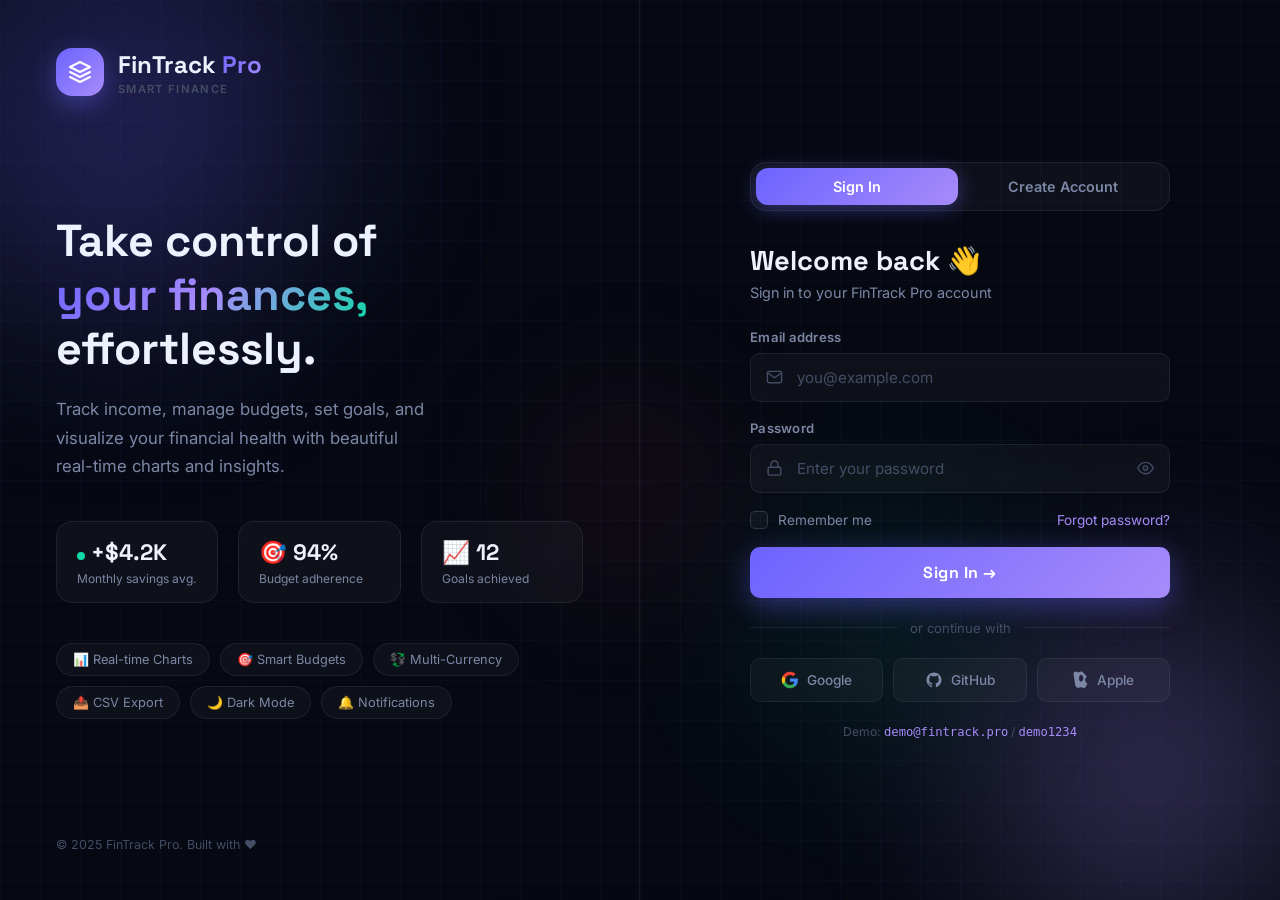
<file: login.html>
<!DOCTYPE html>
<html lang="en" data-theme="dark">
<head>
  <meta charset="UTF-8" />
  <meta name="viewport" content="width=device-width, initial-scale=1.0" />
  <title>FinTrack Pro – Sign In</title>
  <meta name="description" content="Sign in to FinTrack Pro – Your smart personal finance tracker with real-time charts, budgets, and goals." />

  <!-- Google Fonts -->
  <link rel="preconnect" href="https://fonts.googleapis.com" />
  <link rel="preconnect" href="https://fonts.gstatic.com" crossorigin />
  <link href="https://fonts.googleapis.com/css2?family=Inter:wght@300;400;500;600;700;800;900&family=Space+Grotesk:wght@400;500;600;700;800&family=JetBrains+Mono:wght@400;500;600&display=swap" rel="stylesheet" />

  <style>
    *, *::before, *::after { box-sizing: border-box; margin: 0; padding: 0; }

    :root {
      --bg-base:        #060912;
      --bg-surface:     #0c1020;
      --bg-card:        rgba(255,255,255,0.035);
      --bg-card-hover:  rgba(255,255,255,0.065);
      --border:         rgba(255,255,255,0.07);
      --border-hover:   rgba(255,255,255,0.14);
      --text-primary:   #eef2ff;
      --text-secondary: #7c87a6;
      --text-muted:     #444d66;
      --accent:         #6c63ff;
      --accent-rgb:     108,99,255;
      --accent-soft:    rgba(108,99,255,0.15);
      --accent-glow:    rgba(108,99,255,0.4);
      --accent-2:       #a78bfa;
      --income:         #10d9a8;
      --expense:        #f0415a;
      --savings:        #f59e0b;
      --radius-sm: 10px;
      --radius-md: 16px;
      --radius-lg: 22px;
      --shadow-glow: 0 0 60px rgba(108,99,255,0.12);
      --transition: 0.2s cubic-bezier(0.4,0,0.2,1);
      --transition-slow: 0.4s cubic-bezier(0.4,0,0.2,1);
      --transition-spring: 0.5s cubic-bezier(0.34,1.56,0.64,1);
    }

    html, body { height: 100%; font-family: 'Inter', sans-serif; background: var(--bg-base); color: var(--text-primary); overflow: hidden; }

    /* BG */
    .bg-orbs { position: fixed; inset: 0; pointer-events: none; z-index: 0; overflow: hidden; }
    .orb { position: absolute; border-radius: 50%; filter: blur(80px); opacity: 0.35; animation: orbFloat 20s ease-in-out infinite alternate; }
    .orb-1 { width: 600px; height: 600px; top: -180px; left: -180px; background: radial-gradient(circle, #6c63ff 0%, transparent 70%); animation-duration: 22s; }
    .orb-2 { width: 500px; height: 500px; bottom: -120px; right: -120px; background: radial-gradient(circle, #a78bfa 0%, transparent 70%); animation-duration: 18s; animation-delay: -5s; }
    .orb-3 { width: 350px; height: 350px; top: 50%; left: 55%; background: radial-gradient(circle, #10d9a8 0%, transparent 70%); opacity: 0.15; animation-duration: 25s; animation-delay: -12s; }
    .orb-4 { width: 280px; height: 280px; bottom: 30%; right: 40%; background: radial-gradient(circle, #f0415a 0%, transparent 70%); opacity: 0.12; animation-duration: 20s; animation-delay: -8s; }
    @keyframes orbFloat { 0% { transform: translate(0,0) scale(1); } 50% { transform: translate(30px,-40px) scale(1.08); } 100% { transform: translate(-20px,20px) scale(0.95); } }
    .bg-grid { position: fixed; inset: 0; pointer-events: none; z-index: 0; background-image: linear-gradient(rgba(108,99,255,0.04) 1px, transparent 1px), linear-gradient(90deg, rgba(108,99,255,0.04) 1px, transparent 1px); background-size: 40px 40px; }

    /* LAYOUT */
    .auth-wrapper { position: relative; z-index: 1; display: grid; grid-template-columns: 1fr 1fr; height: 100vh; }

    /* LEFT HERO */
    .auth-hero { display: flex; flex-direction: column; justify-content: space-between; padding: 48px 56px; border-right: 1px solid var(--border); position: relative; overflow: hidden; }
    .hero-brand { display: flex; align-items: center; gap: 14px; }
    .hero-brand-icon { width: 48px; height: 48px; background: linear-gradient(135deg, var(--accent), var(--accent-2)); border-radius: var(--radius-md); display: flex; align-items: center; justify-content: center; box-shadow: 0 8px 24px var(--accent-glow); flex-shrink: 0; }
    .hero-brand-name { font-family: 'Space Grotesk', sans-serif; font-size: 1.5rem; font-weight: 700; }
    .hero-brand-pro { background: linear-gradient(135deg, var(--accent), var(--accent-2)); -webkit-background-clip: text; -webkit-text-fill-color: transparent; background-clip: text; }
    .hero-brand-tag { font-size: 0.7rem; font-weight: 600; letter-spacing: 0.12em; text-transform: uppercase; color: var(--text-muted); margin-top: 2px; }
    .hero-center { flex: 1; display: flex; flex-direction: column; justify-content: center; }
    .hero-headline { font-family: 'Space Grotesk', sans-serif; font-size: clamp(2rem,3.5vw,3rem); font-weight: 800; line-height: 1.2; margin-bottom: 20px; }
    .hero-headline .hl-gradient { background: linear-gradient(135deg, var(--accent) 0%, var(--accent-2) 50%, var(--income) 100%); -webkit-background-clip: text; -webkit-text-fill-color: transparent; background-clip: text; }
    .hero-sub { font-size: 1.05rem; color: var(--text-secondary); line-height: 1.7; max-width: 380px; margin-bottom: 40px; }
    .hero-stats { display: flex; gap: 20px; margin-bottom: 40px; }
    .hs-card { background: var(--bg-card); border: 1px solid var(--border); border-radius: var(--radius-md); padding: 16px 20px; backdrop-filter: blur(12px); flex: 1; transition: var(--transition); }
    .hs-card:hover { background: var(--bg-card-hover); border-color: var(--border-hover); transform: translateY(-2px); }
    .hs-val { font-family: 'Space Grotesk', sans-serif; font-size: 1.4rem; font-weight: 700; }
    .hs-label { font-size: 0.75rem; color: var(--text-secondary); margin-top: 4px; }
    .hs-dot { display: inline-block; width: 8px; height: 8px; border-radius: 50%; margin-right: 6px; }
    .hero-features { display: flex; flex-wrap: wrap; gap: 10px; }
    .feat-pill { background: var(--bg-card); border: 1px solid var(--border); border-radius: 999px; padding: 8px 16px; font-size: 0.8rem; color: var(--text-secondary); display: flex; align-items: center; gap: 8px; backdrop-filter: blur(8px); transition: var(--transition); }
    .feat-pill:hover { background: var(--accent-soft); border-color: var(--accent); color: var(--accent-2); }

    /* RIGHT PANEL */
    .auth-panel { display: flex; flex-direction: column; align-items: center; justify-content: center; padding: 48px 56px; overflow-y: auto; }
    .auth-card { width: 100%; max-width: 420px; animation: slideUp 0.6s cubic-bezier(0.34,1.56,0.64,1) both; }
    @keyframes slideUp { from { opacity: 0; transform: translateY(30px); } to { opacity: 1; transform: translateY(0); } }

    /* TABS */
    .auth-tabs { display: flex; gap: 4px; background: var(--bg-card); border: 1px solid var(--border); border-radius: var(--radius-md); padding: 5px; margin-bottom: 32px; }
    .auth-tab { flex: 1; padding: 10px 0; background: none; border: none; cursor: pointer; font-family: 'Inter', sans-serif; font-size: 0.9rem; font-weight: 600; color: var(--text-secondary); border-radius: calc(var(--radius-md) - 4px); transition: var(--transition); }
    .auth-tab.active { background: linear-gradient(135deg, var(--accent), var(--accent-2)); color: #fff; box-shadow: 0 4px 20px var(--accent-glow); }
    .auth-tab:not(.active):hover { color: var(--text-primary); }

    /* FORM */
    .auth-title { font-family: 'Space Grotesk', sans-serif; font-size: 1.7rem; font-weight: 700; margin-bottom: 6px; }
    .auth-sub { font-size: 0.9rem; color: var(--text-secondary); margin-bottom: 28px; }
    .auth-form { display: flex; flex-direction: column; gap: 18px; }
    .form-group { display: flex; flex-direction: column; gap: 8px; }
    .form-label { font-size: 0.82rem; font-weight: 600; color: var(--text-secondary); letter-spacing: 0.02em; }
    .form-input-wrap { position: relative; }
    .form-input-icon { position: absolute; left: 16px; top: 50%; transform: translateY(-50%); color: var(--text-muted); pointer-events: none; transition: var(--transition); z-index: 1; }
    .form-input { width: 100%; padding: 14px 46px 14px 46px; background: var(--bg-card); border: 1.5px solid var(--border); border-radius: var(--radius-sm); color: var(--text-primary); font-family: 'Inter', sans-serif; font-size: 0.95rem; outline: none; transition: var(--transition); backdrop-filter: blur(8px); }
    .form-input::placeholder { color: var(--text-muted); }
    .form-input:focus { border-color: var(--accent); background: rgba(108,99,255,0.06); box-shadow: 0 0 0 3px var(--accent-soft); }
    .form-input-wrap:focus-within .form-input-icon { color: var(--accent); }
    .password-toggle { position: absolute; right: 16px; top: 50%; transform: translateY(-50%); background: none; border: none; cursor: pointer; color: var(--text-muted); padding: 0; line-height: 0; transition: var(--transition); }
    .password-toggle:hover { color: var(--text-secondary); }

    /* Strength */
    .strength-bar-wrap { display: flex; gap: 4px; margin-top: 6px; }
    .strength-seg { flex: 1; height: 3px; border-radius: 99px; background: var(--border); transition: var(--transition-slow); }
    .strength-seg.s1 { background: var(--expense); }
    .strength-seg.s2 { background: var(--savings); }
    .strength-seg.s3 { background: var(--income); }
    .strength-label { font-size: 0.75rem; color: var(--text-muted); margin-top: 4px; }
    #signupStrengthWrap { display: none; }

    /* Options row */
    .form-options { display: flex; align-items: center; justify-content: space-between; }
    .custom-check { display: flex; align-items: center; gap: 10px; cursor: pointer; }
    .custom-check input { display: none; }
    .custom-check-box { width: 18px; height: 18px; flex-shrink: 0; border: 1.5px solid var(--border-hover); border-radius: 5px; background: var(--bg-card); display: flex; align-items: center; justify-content: center; transition: var(--transition); }
    .custom-check input:checked ~ .custom-check-box { background: var(--accent); border-color: var(--accent); }
    .custom-check-box svg { display: none; }
    .custom-check input:checked ~ .custom-check-box svg { display: block; }
    .check-label { font-size: 0.85rem; color: var(--text-secondary); user-select: none; }
    .forgot-link { font-size: 0.85rem; color: var(--accent-2); text-decoration: none; background: none; border: none; cursor: pointer; font-family: 'Inter', sans-serif; transition: var(--transition); }
    .forgot-link:hover { color: var(--accent); text-decoration: underline; }

    /* Submit button */
    .btn-auth { width: 100%; padding: 15px 24px; background: linear-gradient(135deg, var(--accent) 0%, var(--accent-2) 100%); border: none; border-radius: var(--radius-sm); color: #fff; font-family: 'Space Grotesk', sans-serif; font-size: 1rem; font-weight: 700; cursor: pointer; transition: var(--transition-spring); position: relative; overflow: hidden; box-shadow: 0 8px 30px var(--accent-glow); letter-spacing: 0.03em; }
    .btn-auth::before { content: ''; position: absolute; inset: 0; background: linear-gradient(135deg, var(--accent-2) 0%, var(--accent) 100%); opacity: 0; transition: var(--transition); }
    .btn-auth:hover { transform: translateY(-2px); box-shadow: 0 14px 40px var(--accent-glow); }
    .btn-auth:hover::before { opacity: 1; }
    .btn-auth:active { transform: translateY(0); }
    .btn-auth span { position: relative; z-index: 1; }
    .btn-auth .spinner { display: none; width: 18px; height: 18px; border: 2.5px solid rgba(255,255,255,0.3); border-top-color: #fff; border-radius: 50%; margin: 0 auto; animation: spin 0.7s linear infinite; }
    .btn-auth.loading .btn-text { display: none; }
    .btn-auth.loading .spinner { display: block; }
    @keyframes spin { to { transform: rotate(360deg); } }

    /* Divider */
    .auth-divider { display: flex; align-items: center; gap: 12px; color: var(--text-muted); font-size: 0.82rem; margin: 4px 0; }
    .auth-divider::before, .auth-divider::after { content: ''; flex: 1; height: 1px; background: var(--border); }

    /* Social */
    .social-btns { display: flex; gap: 10px; }
    .btn-social { flex: 1; padding: 12px; background: var(--bg-card); border: 1.5px solid var(--border); border-radius: var(--radius-sm); color: var(--text-secondary); font-family: 'Inter', sans-serif; font-size: 0.85rem; font-weight: 500; cursor: pointer; display: flex; align-items: center; justify-content: center; gap: 8px; transition: var(--transition); backdrop-filter: blur(8px); }
    .btn-social:hover { background: var(--bg-card-hover); border-color: var(--border-hover); color: var(--text-primary); transform: translateY(-1px); }

    /* Error */
    .form-error { background: rgba(240,65,90,0.1); border: 1px solid rgba(240,65,90,0.3); border-radius: var(--radius-sm); padding: 12px 16px; font-size: 0.85rem; color: var(--expense); display: none; align-items: center; gap: 8px; }
    .form-error.show { display: flex; }

    /* Toast */
    .success-toast { position: fixed; bottom: 28px; left: 50%; transform: translateX(-50%) translateY(100px); background: rgba(16,217,168,0.12); border: 1px solid rgba(16,217,168,0.4); border-radius: var(--radius-md); padding: 14px 24px; color: var(--income); font-size: 0.92rem; font-weight: 600; display: flex; align-items: center; gap: 10px; backdrop-filter: blur(16px); z-index: 9999; transition: transform 0.5s cubic-bezier(0.34,1.56,0.64,1); box-shadow: 0 8px 40px rgba(0,0,0,0.4); white-space: nowrap; }
    .success-toast.show { transform: translateX(-50%) translateY(0); }

    /* Name row */
    .name-row { display: grid; grid-template-columns: 1fr 1fr; gap: 14px; }

    /* Form panels */
    .auth-form-panel { display: none; }
    .auth-form-panel.active { display: flex; flex-direction: column; gap: 0; }

    /* Floating nums */
    .floating-numbers { position: absolute; inset: 0; pointer-events: none; overflow: hidden; }
    .float-num { position: absolute; font-family: 'JetBrains Mono', monospace; font-size: 0.75rem; font-weight: 500; color: var(--accent); opacity: 0; animation: floatUp 8s ease-in-out infinite; }
    @keyframes floatUp { 0% { opacity: 0; transform: translateY(30px); } 20% { opacity: 0.35; } 80% { opacity: 0.35; } 100% { opacity: 0; transform: translateY(-80px); } }

    /* Responsive */
    @media (max-width: 900px) {
      .auth-wrapper { grid-template-columns: 1fr; overflow-y: auto; }
      html, body { overflow: auto; }
      .auth-hero { padding: 36px 32px 28px; border-right: none; border-bottom: 1px solid var(--border); }
      .hero-center { display: none; }
      .auth-panel { padding: 36px 32px; }
    }
    @media (max-width: 480px) {
      .auth-hero { padding: 24px 20px; }
      .auth-panel { padding: 28px 20px; }
      .name-row { grid-template-columns: 1fr; }
      .social-btns { flex-direction: column; }
    }
  </style>
</head>
<body>

  <div class="bg-orbs" aria-hidden="true">
    <div class="orb orb-1"></div><div class="orb orb-2"></div>
    <div class="orb orb-3"></div><div class="orb orb-4"></div>
  </div>
  <div class="bg-grid" aria-hidden="true"></div>

  <div class="success-toast" id="successToast" role="status" aria-live="polite">
    <svg width="18" height="18" viewBox="0 0 24 24" fill="none"><path d="M22 11.08V12a10 10 0 11-5.93-9.14" stroke="currentColor" stroke-width="2.5" stroke-linecap="round"/><polyline points="22 4 12 14.01 9 11.01" stroke="currentColor" stroke-width="2.5" stroke-linecap="round" stroke-linejoin="round"/></svg>
    <span id="toastMsg">Welcome to FinTrack Pro!</span>
  </div>

  <div class="auth-wrapper">

    <!-- LEFT HERO -->
    <div class="auth-hero">
      <div class="floating-numbers" id="floatingNumbers" aria-hidden="true"></div>

      <div class="hero-brand">
        <div class="hero-brand-icon">
          <svg width="24" height="24" viewBox="0 0 24 24" fill="none"><path d="M12 2L2 7l10 5 10-5-10-5zM2 17l10 5 10-5M2 12l10 5 10-5" stroke="white" stroke-width="2" stroke-linecap="round" stroke-linejoin="round"/></svg>
        </div>
        <div>
          <div class="hero-brand-name">FinTrack <span class="hero-brand-pro">Pro</span></div>
          <div class="hero-brand-tag">Smart Finance</div>
        </div>
      </div>

      <div class="hero-center">
        <h1 class="hero-headline">Take control of<br><span class="hl-gradient">your finances,</span><br>effortlessly.</h1>
        <p class="hero-sub">Track income, manage budgets, set goals, and visualize your financial health with beautiful real-time charts and insights.</p>
        <div class="hero-stats">
          <div class="hs-card">
            <div class="hs-val"><span class="hs-dot" style="background:var(--income)"></span>+$4.2K</div>
            <div class="hs-label">Monthly savings avg.</div>
          </div>
          <div class="hs-card">
            <div class="hs-val">🎯 94%</div>
            <div class="hs-label">Budget adherence</div>
          </div>
          <div class="hs-card">
            <div class="hs-val">📈 12</div>
            <div class="hs-label">Goals achieved</div>
          </div>
        </div>
        <div class="hero-features">
          <div class="feat-pill">📊 Real-time Charts</div>
          <div class="feat-pill">🎯 Smart Budgets</div>
          <div class="feat-pill">💱 Multi-Currency</div>
          <div class="feat-pill">📤 CSV Export</div>
          <div class="feat-pill">🌙 Dark Mode</div>
          <div class="feat-pill">🔔 Notifications</div>
        </div>
      </div>

      <div style="font-size:0.78rem;color:var(--text-muted);">© 2025 FinTrack Pro. Built with ❤️</div>
    </div>

    <!-- RIGHT AUTH PANEL -->
    <div class="auth-panel">
      <div class="auth-card">

        <div class="auth-tabs" role="tablist">
          <button class="auth-tab active" id="tabLogin" role="tab" aria-selected="true" onclick="switchTab('login')">Sign In</button>
          <button class="auth-tab" id="tabSignup" role="tab" aria-selected="false" onclick="switchTab('signup')">Create Account</button>
        </div>

        <!-- LOGIN -->
        <div class="auth-form-panel active" id="panelLogin">
          <h2 class="auth-title">Welcome back 👋</h2>
          <p class="auth-sub">Sign in to your FinTrack Pro account</p>
          <form class="auth-form" id="loginForm" novalidate onsubmit="handleLogin(event)">
            <div class="form-error" id="loginError">
              <svg width="16" height="16" viewBox="0 0 24 24" fill="none"><circle cx="12" cy="12" r="10" stroke="currentColor" stroke-width="2"/><line x1="12" y1="8" x2="12" y2="12" stroke="currentColor" stroke-width="2" stroke-linecap="round"/><line x1="12" y1="16" x2="12.01" y2="16" stroke="currentColor" stroke-width="2" stroke-linecap="round"/></svg>
              <span id="loginErrorMsg">Invalid email or password.</span>
            </div>
            <div class="form-group">
              <label class="form-label" for="loginEmail">Email address</label>
              <div class="form-input-wrap">
                <svg class="form-input-icon" width="17" height="17" viewBox="0 0 24 24" fill="none"><path d="M4 4h16c1.1 0 2 .9 2 2v12c0 1.1-.9 2-2 2H4c-1.1 0-2-.9-2-2V6c0-1.1.9-2 2-2z" stroke="currentColor" stroke-width="2"/><polyline points="22,6 12,13 2,6" stroke="currentColor" stroke-width="2"/></svg>
                <input type="email" id="loginEmail" class="form-input" placeholder="you@example.com" autocomplete="email" required />
              </div>
            </div>
            <div class="form-group">
              <label class="form-label" for="loginPassword">Password</label>
              <div class="form-input-wrap">
                <svg class="form-input-icon" width="17" height="17" viewBox="0 0 24 24" fill="none"><rect x="3" y="11" width="18" height="11" rx="2" ry="2" stroke="currentColor" stroke-width="2"/><path d="M7 11V7a5 5 0 0110 0v4" stroke="currentColor" stroke-width="2"/></svg>
                <input type="password" id="loginPassword" class="form-input" placeholder="Enter your password" autocomplete="current-password" required />
                <button type="button" class="password-toggle" onclick="togglePwd('loginPassword',this)" aria-label="Toggle password">
                  <svg width="17" height="17" viewBox="0 0 24 24" fill="none"><path d="M1 12s4-8 11-8 11 8 11 8-4 8-11 8-11-8-11-8z" stroke="currentColor" stroke-width="2"/><circle cx="12" cy="12" r="3" stroke="currentColor" stroke-width="2"/></svg>
                </button>
              </div>
            </div>
            <div class="form-options">
              <label class="custom-check" for="rememberMeChk">
                <input type="checkbox" id="rememberMeChk" />
                <div class="custom-check-box"><svg width="11" height="11" viewBox="0 0 12 12" fill="none"><polyline points="2,6 5,9 10,3" stroke="white" stroke-width="2" stroke-linecap="round" stroke-linejoin="round"/></svg></div>
                <span class="check-label">Remember me</span>
              </label>
              <button type="button" class="forgot-link" onclick="showForgot()">Forgot password?</button>
            </div>
            <button type="submit" class="btn-auth" id="loginBtn">
              <span class="btn-text">Sign In →</span>
              <div class="spinner"></div>
            </button>
            <div class="auth-divider">or continue with</div>
            <div class="social-btns">
              <button type="button" class="btn-social" onclick="handleSocialLogin('Google')">
                <svg width="18" height="18" viewBox="0 0 24 24"><path d="M22.56 12.25c0-.78-.07-1.53-.2-2.25H12v4.26h5.92c-.26 1.37-1.04 2.53-2.21 3.31v2.77h3.57c2.08-1.92 3.28-4.74 3.28-8.09z" fill="#4285F4"/><path d="M12 23c2.97 0 5.46-.98 7.28-2.66l-3.57-2.77c-.98.66-2.23 1.06-3.71 1.06-2.86 0-5.29-1.93-6.16-4.53H2.18v2.84C3.99 20.53 7.7 23 12 23z" fill="#34A853"/><path d="M5.84 14.09c-.22-.66-.35-1.36-.35-2.09s.13-1.43.35-2.09V7.07H2.18C1.43 8.55 1 10.22 1 12s.43 3.45 1.18 4.93l2.85-2.22.81-.62z" fill="#FBBC05"/><path d="M12 5.38c1.62 0 3.06.56 4.21 1.64l3.15-3.15C17.45 2.09 14.97 1 12 1 7.7 1 3.99 3.47 2.18 7.07l3.66 2.84c.87-2.6 3.3-4.53 6.16-4.53z" fill="#EA4335"/></svg>
                Google
              </button>
              <button type="button" class="btn-social" onclick="handleSocialLogin('GitHub')">
                <svg width="18" height="18" viewBox="0 0 24 24" fill="currentColor"><path d="M12 2C6.477 2 2 6.484 2 12.017c0 4.425 2.865 8.18 6.839 9.504.5.092.682-.217.682-.483 0-.237-.008-.868-.013-1.703-2.782.605-3.369-1.343-3.369-1.343-.454-1.158-1.11-1.466-1.11-1.466-.908-.62.069-.608.069-.608 1.003.07 1.531 1.032 1.531 1.032.892 1.53 2.341 1.088 2.91.832.092-.647.35-1.088.636-1.338-2.22-.253-4.555-1.113-4.555-4.951 0-1.093.39-1.988 1.029-2.688-.103-.253-.446-1.272.098-2.65 0 0 .84-.27 2.75 1.026A9.564 9.564 0 0112 6.844c.85.004 1.705.115 2.504.337 1.909-1.296 2.747-1.027 2.747-1.027.546 1.379.202 2.398.1 2.651.64.7 1.028 1.595 1.028 2.688 0 3.848-2.339 4.695-4.566 4.943.359.309.678.92.678 1.855 0 1.338-.012 2.419-.012 2.747 0 .268.18.58.688.482A10.019 10.019 0 0022 12.017C22 6.484 17.522 2 12 2z"/></svg>
                GitHub
              </button>
              <button type="button" class="btn-social" onclick="handleSocialLogin('Apple')">
                <svg width="17" height="17" viewBox="0 0 814 1000" fill="currentColor"><path d="M788.1 340.9c-5.8 4.5-108.2 62.2-108.2 190.5 0 148.4 130.3 200.9 134.2 202.2-.6 3.2-20.7 71.9-68.7 141.9-42.8 61.6-87.5 123.1-155.5 123.1s-85.5-39.5-164-39.5c-76 0-103.7 40.8-165.9 40.8s-105-57.8-155.5-127.4C46 376.7 0 272.3 0 174.7c0-93.3 46.1-142.9 111.1-142.9 68.7 0 109.3 55.6 163.4 55.6 52 0 100-55.6 171-55.6 68.4 0 114.1 38.2 143.1 91.2zm-256.5-52.9c-27.8-34.4-54.9-65.6-95.3-65.6-38.5 0-69.9 25.2-87.5 65.6-16.1 37.8-24.9 87.7-24.9 135.9 0 45.2 8.8 89.7 24.9 130.3 17.1 42.8 48.7 70.6 87.5 70.6 41 0 69.5-31.2 95.3-67.5 26.8-37.4 44.7-86.4 44.7-133.4-.1-51.8-16.5-102.8-44.7-136z"/></svg>
                Apple
              </button>
            </div>
            <p style="font-size:0.76rem;color:var(--text-muted);text-align:center;margin-top:4px;">Demo: <code style="color:var(--accent-2)">demo@fintrack.pro</code> / <code style="color:var(--accent-2)">demo1234</code></p>
          </form>
        </div>

        <!-- SIGNUP -->
        <div class="auth-form-panel" id="panelSignup">
          <h2 class="auth-title">Create account ✨</h2>
          <p class="auth-sub">Start your financial journey today — it's free!</p>
          <form class="auth-form" id="signupForm" novalidate onsubmit="handleSignup(event)">
            <div class="form-error" id="signupError">
              <svg width="16" height="16" viewBox="0 0 24 24" fill="none"><circle cx="12" cy="12" r="10" stroke="currentColor" stroke-width="2"/><line x1="12" y1="8" x2="12" y2="12" stroke="currentColor" stroke-width="2" stroke-linecap="round"/><line x1="12" y1="16" x2="12.01" y2="16" stroke="currentColor" stroke-width="2" stroke-linecap="round"/></svg>
              <span id="signupErrorMsg">Please fix the errors above.</span>
            </div>
            <div class="name-row">
              <div class="form-group">
                <label class="form-label" for="firstName">First name</label>
                <div class="form-input-wrap">
                  <svg class="form-input-icon" width="17" height="17" viewBox="0 0 24 24" fill="none"><path d="M20 21v-2a4 4 0 00-4-4H8a4 4 0 00-4 4v2" stroke="currentColor" stroke-width="2"/><circle cx="12" cy="7" r="4" stroke="currentColor" stroke-width="2"/></svg>
                  <input type="text" id="firstName" class="form-input" placeholder="John" autocomplete="given-name" required />
                </div>
              </div>
              <div class="form-group">
                <label class="form-label" for="lastName">Last name</label>
                <div class="form-input-wrap">
                  <svg class="form-input-icon" width="17" height="17" viewBox="0 0 24 24" fill="none"><path d="M20 21v-2a4 4 0 00-4-4H8a4 4 0 00-4 4v2" stroke="currentColor" stroke-width="2"/><circle cx="12" cy="7" r="4" stroke="currentColor" stroke-width="2"/></svg>
                  <input type="text" id="lastName" class="form-input" placeholder="Doe" autocomplete="family-name" required />
                </div>
              </div>
            </div>
            <div class="form-group">
              <label class="form-label" for="signupEmail">Email address</label>
              <div class="form-input-wrap">
                <svg class="form-input-icon" width="17" height="17" viewBox="0 0 24 24" fill="none"><path d="M4 4h16c1.1 0 2 .9 2 2v12c0 1.1-.9 2-2 2H4c-1.1 0-2-.9-2-2V6c0-1.1.9-2 2-2z" stroke="currentColor" stroke-width="2"/><polyline points="22,6 12,13 2,6" stroke="currentColor" stroke-width="2"/></svg>
                <input type="email" id="signupEmail" class="form-input" placeholder="you@example.com" autocomplete="email" required />
              </div>
            </div>
            <div class="form-group">
              <label class="form-label" for="signupPassword">Password</label>
              <div class="form-input-wrap">
                <svg class="form-input-icon" width="17" height="17" viewBox="0 0 24 24" fill="none"><rect x="3" y="11" width="18" height="11" rx="2" ry="2" stroke="currentColor" stroke-width="2"/><path d="M7 11V7a5 5 0 0110 0v4" stroke="currentColor" stroke-width="2"/></svg>
                <input type="password" id="signupPassword" class="form-input" placeholder="Create a strong password" autocomplete="new-password" required oninput="checkStrength(this.value)" />
                <button type="button" class="password-toggle" onclick="togglePwd('signupPassword',this)" aria-label="Toggle password">
                  <svg width="17" height="17" viewBox="0 0 24 24" fill="none"><path d="M1 12s4-8 11-8 11 8 11 8-4 8-11 8-11-8-11-8z" stroke="currentColor" stroke-width="2"/><circle cx="12" cy="12" r="3" stroke="currentColor" stroke-width="2"/></svg>
                </button>
              </div>
              <div id="signupStrengthWrap">
                <div class="strength-bar-wrap">
                  <div class="strength-seg" id="seg1"></div><div class="strength-seg" id="seg2"></div>
                  <div class="strength-seg" id="seg3"></div><div class="strength-seg" id="seg4"></div>
                </div>
                <div class="strength-label" id="strengthLabel">Weak</div>
              </div>
            </div>
            <div class="form-group">
              <label class="form-label" for="confirmPassword">Confirm password</label>
              <div class="form-input-wrap">
                <svg class="form-input-icon" width="17" height="17" viewBox="0 0 24 24" fill="none"><rect x="3" y="11" width="18" height="11" rx="2" ry="2" stroke="currentColor" stroke-width="2"/><path d="M7 11V7a5 5 0 0110 0v4" stroke="currentColor" stroke-width="2"/></svg>
                <input type="password" id="confirmPassword" class="form-input" placeholder="Repeat your password" autocomplete="new-password" required />
                <button type="button" class="password-toggle" onclick="togglePwd('confirmPassword',this)" aria-label="Toggle password">
                  <svg width="17" height="17" viewBox="0 0 24 24" fill="none"><path d="M1 12s4-8 11-8 11 8 11 8-4 8-11 8-11-8-11-8z" stroke="currentColor" stroke-width="2"/><circle cx="12" cy="12" r="3" stroke="currentColor" stroke-width="2"/></svg>
                </button>
              </div>
            </div>
            <div class="form-group">
              <label class="custom-check" for="agreeTerms">
                <input type="checkbox" id="agreeTerms" required />
                <div class="custom-check-box"><svg width="11" height="11" viewBox="0 0 12 12" fill="none"><polyline points="2,6 5,9 10,3" stroke="white" stroke-width="2" stroke-linecap="round" stroke-linejoin="round"/></svg></div>
                <span class="check-label">I agree to the <a href="#" style="color:var(--accent-2);text-decoration:none">Terms</a> &amp; <a href="#" style="color:var(--accent-2);text-decoration:none">Privacy Policy</a></span>
              </label>
            </div>
            <button type="submit" class="btn-auth" id="signupBtn">
              <span class="btn-text">Create Account →</span>
              <div class="spinner"></div>
            </button>
            <div class="auth-divider">or sign up with</div>
            <div class="social-btns">
              <button type="button" class="btn-social" onclick="handleSocialLogin('Google')">
                <svg width="18" height="18" viewBox="0 0 24 24"><path d="M22.56 12.25c0-.78-.07-1.53-.2-2.25H12v4.26h5.92c-.26 1.37-1.04 2.53-2.21 3.31v2.77h3.57c2.08-1.92 3.28-4.74 3.28-8.09z" fill="#4285F4"/><path d="M12 23c2.97 0 5.46-.98 7.28-2.66l-3.57-2.77c-.98.66-2.23 1.06-3.71 1.06-2.86 0-5.29-1.93-6.16-4.53H2.18v2.84C3.99 20.53 7.7 23 12 23z" fill="#34A853"/><path d="M5.84 14.09c-.22-.66-.35-1.36-.35-2.09s.13-1.43.35-2.09V7.07H2.18C1.43 8.55 1 10.22 1 12s.43 3.45 1.18 4.93l2.85-2.22.81-.62z" fill="#FBBC05"/><path d="M12 5.38c1.62 0 3.06.56 4.21 1.64l3.15-3.15C17.45 2.09 14.97 1 12 1 7.7 1 3.99 3.47 2.18 7.07l3.66 2.84c.87-2.6 3.3-4.53 6.16-4.53z" fill="#EA4335"/></svg>
                Google
              </button>
              <button type="button" class="btn-social" onclick="handleSocialLogin('GitHub')">
                <svg width="18" height="18" viewBox="0 0 24 24" fill="currentColor"><path d="M12 2C6.477 2 2 6.484 2 12.017c0 4.425 2.865 8.18 6.839 9.504.5.092.682-.217.682-.483 0-.237-.008-.868-.013-1.703-2.782.605-3.369-1.343-3.369-1.343-.454-1.158-1.11-1.466-1.11-1.466-.908-.62.069-.608.069-.608 1.003.07 1.531 1.032 1.531 1.032.892 1.53 2.341 1.088 2.91.832.092-.647.35-1.088.636-1.338-2.22-.253-4.555-1.113-4.555-4.951 0-1.093.39-1.988 1.029-2.688-.103-.253-.446-1.272.098-2.65 0 0 .84-.27 2.75 1.026A9.564 9.564 0 0112 6.844c.85.004 1.705.115 2.504.337 1.909-1.296 2.747-1.027 2.747-1.027.546 1.379.202 2.398.1 2.651.64.7 1.028 1.595 1.028 2.688 0 3.848-2.339 4.695-4.566 4.943.359.309.678.92.678 1.855 0 1.338-.012 2.419-.012 2.747 0 .268.18.58.688.482A10.019 10.019 0 0022 12.017C22 6.484 17.522 2 12 2z"/></svg>
                GitHub
              </button>
              <button type="button" class="btn-social" onclick="handleSocialLogin('Apple')">
                <svg width="17" height="17" viewBox="0 0 814 1000" fill="currentColor"><path d="M788.1 340.9c-5.8 4.5-108.2 62.2-108.2 190.5 0 148.4 130.3 200.9 134.2 202.2-.6 3.2-20.7 71.9-68.7 141.9-42.8 61.6-87.5 123.1-155.5 123.1s-85.5-39.5-164-39.5c-76 0-103.7 40.8-165.9 40.8s-105-57.8-155.5-127.4C46 376.7 0 272.3 0 174.7c0-93.3 46.1-142.9 111.1-142.9 68.7 0 109.3 55.6 163.4 55.6 52 0 100-55.6 171-55.6 68.4 0 114.1 38.2 143.1 91.2zm-256.5-52.9c-27.8-34.4-54.9-65.6-95.3-65.6-38.5 0-69.9 25.2-87.5 65.6-16.1 37.8-24.9 87.7-24.9 135.9 0 45.2 8.8 89.7 24.9 130.3 17.1 42.8 48.7 70.6 87.5 70.6 41 0 69.5-31.2 95.3-67.5 26.8-37.4 44.7-86.4 44.7-133.4-.1-51.8-16.5-102.8-44.7-136z"/></svg>
                Apple
              </button>
            </div>
          </form>
        </div>

      </div>
    </div>

  </div>

  <script>
    'use strict';
    const AUTH_KEY = 'ft2_auth_user';

    (function checkAuth() {
      try {
        const u = JSON.parse(localStorage.getItem(AUTH_KEY));
        if (u && u.email) window.location.replace('index.html');
      } catch(e) {}
    })();

    function getUser() { try { return JSON.parse(localStorage.getItem(AUTH_KEY)); } catch { return null; } }
    function saveUser(u) { localStorage.setItem(AUTH_KEY, JSON.stringify(u)); }
    function getAccounts() { try { return JSON.parse(localStorage.getItem('ft2_accounts')) || []; } catch { return []; } }

    function switchTab(tab) {
      const isLogin = tab === 'login';
      document.getElementById('tabLogin').classList.toggle('active', isLogin);
      document.getElementById('tabSignup').classList.toggle('active', !isLogin);
      document.getElementById('panelLogin').classList.toggle('active', isLogin);
      document.getElementById('panelSignup').classList.toggle('active', !isLogin);
      document.getElementById('loginError').classList.remove('show');
      document.getElementById('signupError').classList.remove('show');
    }

    function togglePwd(id, btn) {
      const input = document.getElementById(id);
      const isText = input.type === 'text';
      input.type = isText ? 'password' : 'text';
      btn.innerHTML = isText
        ? '<svg width="17" height="17" viewBox="0 0 24 24" fill="none"><path d="M1 12s4-8 11-8 11 8 11 8-4 8-11 8-11-8-11-8z" stroke="currentColor" stroke-width="2"/><circle cx="12" cy="12" r="3" stroke="currentColor" stroke-width="2"/></svg>'
        : '<svg width="17" height="17" viewBox="0 0 24 24" fill="none"><path d="M17.94 17.94A10.07 10.07 0 0112 20c-7 0-11-8-11-8a18.45 18.45 0 015.06-5.94M9.9 4.24A9.12 9.12 0 0112 4c7 0 11 8 11 8a18.5 18.5 0 01-2.16 3.19m-6.72-1.07a3 3 0 11-4.24-4.24" stroke="currentColor" stroke-width="2" stroke-linecap="round"/><line x1="1" y1="1" x2="23" y2="23" stroke="currentColor" stroke-width="2" stroke-linecap="round"/></svg>';
    }

    function checkStrength(val) {
      const wrap = document.getElementById('signupStrengthWrap');
      const label = document.getElementById('strengthLabel');
      const segs = ['seg1','seg2','seg3','seg4'].map(id => document.getElementById(id));
      if (!val) { wrap.style.display = 'none'; return; }
      wrap.style.display = 'block';
      let score = 0;
      if (val.length >= 8) score++;
      if (/[A-Z]/.test(val)) score++;
      if (/[0-9]/.test(val)) score++;
      if (/[^A-Za-z0-9]/.test(val)) score++;
      const levels = [
        { label:'Weak', cls:'s1', color:'var(--expense)' },
        { label:'Fair', cls:'s2', color:'var(--savings)' },
        { label:'Good', cls:'s2', color:'var(--savings)' },
        { label:'Strong', cls:'s3', color:'var(--income)' }
      ];
      const lv = levels[Math.max(0, score - 1)];
      label.textContent = lv.label; label.style.color = lv.color;
      segs.forEach((seg, i) => { seg.className = 'strength-seg'; if (i < score) seg.classList.add(lv.cls); });
    }

    function showError(panel, msg) {
      const el = document.getElementById(panel + 'Error');
      document.getElementById(panel + 'ErrorMsg').textContent = msg;
      el.classList.add('show');
    }
    function hideError(panel) { document.getElementById(panel + 'Error').classList.remove('show'); }

    function showToast(msg) {
      const t = document.getElementById('successToast');
      document.getElementById('toastMsg').textContent = msg;
      t.classList.add('show');
      setTimeout(() => t.classList.remove('show'), 3500);
    }

    function setLoading(btnId, v) { document.getElementById(btnId).classList.toggle('loading', v); }
    function isValidEmail(e) { return /^[^\s@]+@[^\s@]+\.[^\s@]+$/.test(e); }

    function saveProfile(name, email) {
      const existing = JSON.parse(localStorage.getItem('ft2_profile') || '{}');
      existing.name = name; existing.email = email;
      localStorage.setItem('ft2_profile', JSON.stringify(existing));
    }

    function handleLogin(e) {
      e.preventDefault();
      hideError('login');
      const email = document.getElementById('loginEmail').value.trim();
      const pass  = document.getElementById('loginPassword').value;
      if (!email || !pass) { showError('login', 'Please fill in all fields.'); return; }
      if (!isValidEmail(email)) { showError('login', 'Please enter a valid email address.'); return; }
      setLoading('loginBtn', true);
      setTimeout(() => {
        setLoading('loginBtn', false);
        const accounts = getAccounts();
        const match = accounts.find(u => u.email.toLowerCase() === email.toLowerCase() && u.password === pass);
        const isDemo = email.toLowerCase() === 'demo@fintrack.pro' && pass === 'demo1234';
        if (match || isDemo) {
          const firstName = match ? match.firstName : 'Demo';
          const lastName  = match ? match.lastName  : 'User';
          saveUser({ name: firstName + ' ' + lastName, email, loggedAt: Date.now() });
          saveProfile(firstName, email);
          showToast('Welcome back, ' + firstName + '! 🎉');
          setTimeout(() => window.location.replace('index.html'), 1200);
        } else {
          showError('login', 'Invalid email or password. Try: demo@fintrack.pro / demo1234');
        }
      }, 1100);
    }

    function handleSignup(e) {
      e.preventDefault();
      hideError('signup');
      const firstName = document.getElementById('firstName').value.trim();
      const lastName  = document.getElementById('lastName').value.trim();
      const email     = document.getElementById('signupEmail').value.trim();
      const pass      = document.getElementById('signupPassword').value;
      const confirm   = document.getElementById('confirmPassword').value;
      const agreed    = document.getElementById('agreeTerms').checked;
      if (!firstName || !lastName) { showError('signup', 'Please enter your full name.'); return; }
      if (!isValidEmail(email)) { showError('signup', 'Please enter a valid email address.'); return; }
      if (pass.length < 6) { showError('signup', 'Password must be at least 6 characters.'); return; }
      if (pass !== confirm) { showError('signup', 'Passwords do not match.'); return; }
      if (!agreed) { showError('signup', 'Please agree to the Terms & Privacy Policy.'); return; }
      setLoading('signupBtn', true);
      setTimeout(() => {
        setLoading('signupBtn', false);
        const accounts = getAccounts();
        if (accounts.find(u => u.email.toLowerCase() === email.toLowerCase())) {
          showError('signup', 'An account with this email already exists. Sign in instead.'); return;
        }
        accounts.push({ firstName, lastName, email, password: pass, createdAt: Date.now() });
        localStorage.setItem('ft2_accounts', JSON.stringify(accounts));
        saveUser({ name: firstName + ' ' + lastName, email, loggedAt: Date.now() });
        saveProfile(firstName, email);
        showToast('Account created! Welcome, ' + firstName + '! 🚀');
        setTimeout(() => window.location.replace('index.html'), 1400);
      }, 1400);
    }

    function handleSocialLogin(provider) {
      showToast('Signing in with ' + provider + '...');
      const demoEmail = provider.toLowerCase() + '@fintrack.pro';
      saveUser({ name: 'Demo User', email: demoEmail, loggedAt: Date.now() });
      saveProfile('Demo', demoEmail);
      setTimeout(() => window.location.replace('index.html'), 1200);
    }

    function showForgot() {
      const email = document.getElementById('loginEmail').value.trim();
      if (!email || !isValidEmail(email)) { showError('login', 'Enter your email above first, then click Forgot password?'); return; }
      hideError('login');
      showToast('Password reset link sent to ' + email + ' \uD83D\uDCE7');
    }

    // Floating numbers
    (function() {
      const nums = ['+$1,240','−$380','📈 +12%','$4.2K','💼 Salary','🎯 Goal','📊 Budget','+$720','−$55','95%'];
      const c = document.getElementById('floatingNumbers');
      nums.forEach((txt, i) => {
        const el = document.createElement('div');
        el.className = 'float-num';
        el.textContent = txt;
        el.style.left = (8 + Math.random() * 80) + '%';
        el.style.bottom = (-40 + Math.random() * 120) + 'px';
        el.style.animationDelay = (i * 1.2 + Math.random() * 2) + 's';
        el.style.animationDuration = (7 + Math.random() * 6) + 's';
        c.appendChild(el);
      });
    })();
  </script>
</body>
</html>
</file>
